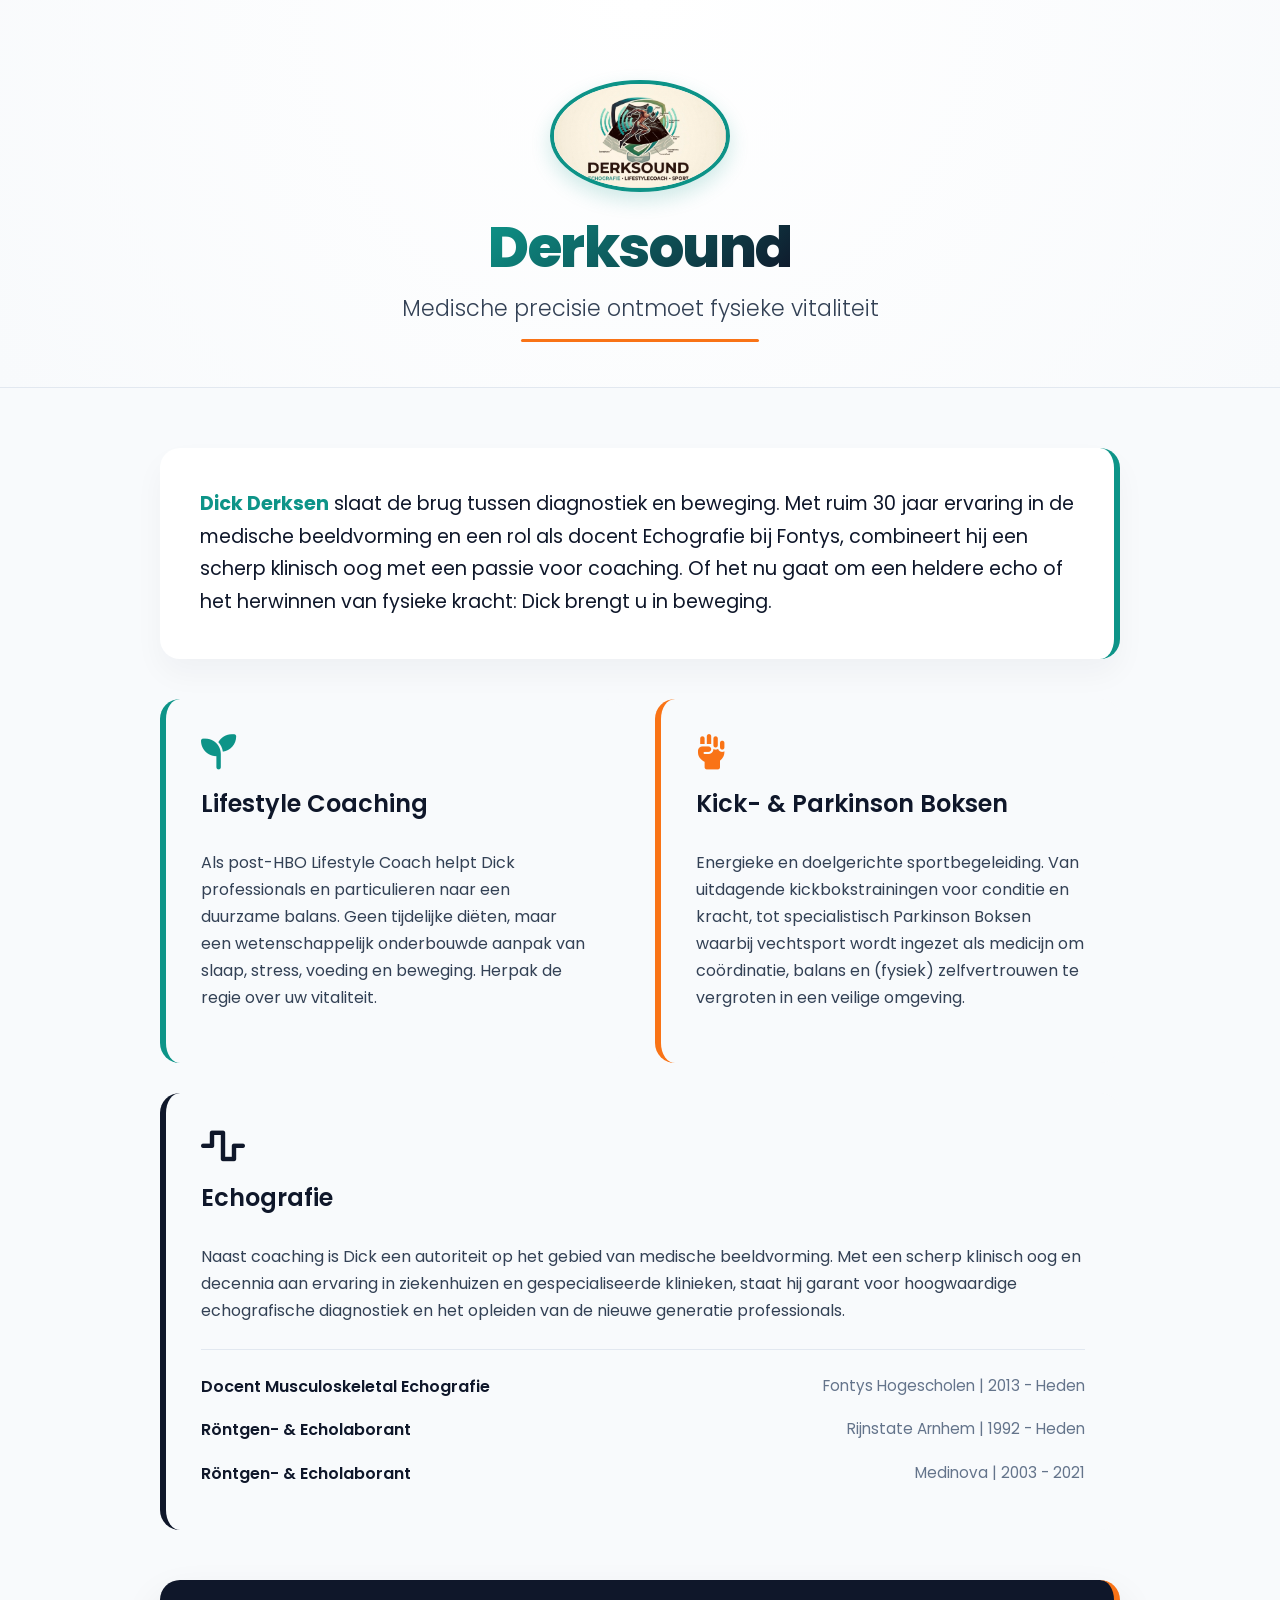
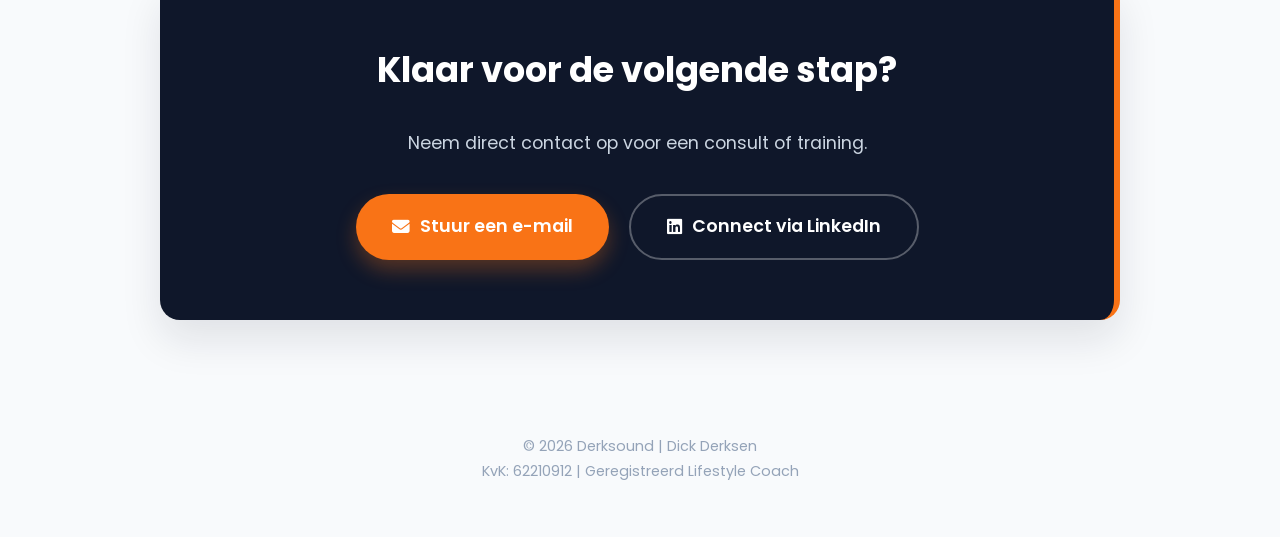
<file: index.html>
<!DOCTYPE html>
<html lang="nl">
<head>
    <meta charset="UTF-8">
    <meta name="viewport" content="width=device-width, initial-scale=1.0">
    
    <!-- SEO BASIS -->
    <title>Derksound | Dick Derksen - Echografie & Vitaliteit</title>
    <meta name="description" content="Dick Derksen van Derksound slaat de brug tussen medische diagnostiek (echografie) en fysieke vitaliteit (lifestyle coaching & boksen) in regio Arnhem.">
    <link rel="canonical" href="https://www.derksound.nl/" />

    <!-- OPEN GRAPH (Voor mooi delen op LinkedIn, WhatsApp, etc.) -->
    <meta property="og:title" content="Derksound | Dick Derksen - Echografie & Vitaliteit">
    <meta property="og:description" content="Klinische precisie en fysieke vitaliteit. Lifestyle coaching, echografie en (Parkinson) boksen door Dick Derksen.">
    <meta property="og:type" content="website">
    <meta property="og:url" content="https://www.derksound.nl/">
    <meta property="og:image" content="https://www.derksound.nl/logo.png">

    <!-- STRUCTURED DATA (Schema.org voor Google) -->
    <script type="application/ld+json">
    {
      "@context": "https://schema.org",
      "@type": "HealthAndBeautyBusiness",
      "name": "Derksound",
      "image": "https://www.derksound.nl/logo.png",
      "url": "https://www.derksound.nl",
      "address": {
        "@type": "PostalAddress",
        "addressLocality": "Arnhem",
        "addressRegion": "Gelderland",
        "addressCountry": "NL"
      },
      "founder": {
        "@type": "Person",
        "name": "Dick Derksen",
        "jobTitle": "Echolaborant & Lifestyle Coach",
        "sameAs": [
          "https://www.linkedin.com/in/dick-derksen-19b59875/"
        ]
      },
      "description": "Medische precisie ontmoet fysieke vitaliteit. Derksound biedt echografie, lifestyle coaching en (Parkinson) boksen aan."
    }
    </script>

    <!-- Google Fonts: Poppins voor een moderne, geometrische look -->
    <link href="https://fonts.googleapis.com/css2?family=Poppins:wght@300;400;600;800&display=swap" rel="stylesheet">
    
    <!-- FontAwesome Iconen Bibliotheek -->
    <link rel="stylesheet" href="https://cdnjs.cloudflare.com/ajax/libs/font-awesome/6.4.0/css/all.min.css">
    
    <style>
        :root {
            /* Modern, energiek kleurenpalet */
            --dark-slate: #0f172a;       
            --teal: #0d9488;             
            --orange: #f97316;           
            --text-color: #334155;
            --bg-color: #f8fafc;
            --card-bg: #ffffff;
        }

        * { box-sizing: border-box; }

        body { 
            font-family: 'Poppins', sans-serif; 
            line-height: 1.7; 
            color: var(--text-color); 
            background-color: var(--bg-color);
            margin: 0; 
            padding: 0; 
        }

        .container { 
            max-width: 1000px; 
            margin: 0 auto; 
            padding: 0 20px;
        }

        /* --- MODERNE HERO HEADER --- */
        .hero {
            display: flex;
            flex-direction: column;
            align-items: center;
            text-align: center;
            padding: 80px 20px 60px;
            background: radial-gradient(circle at top, #ffffff 0%, var(--bg-color) 100%);
            border-bottom: 1px solid #e2e8f0;
        }

        /* Aangepast logo: Rond, betere kleuren en transparantie-truc */
        .logo-img {
            max-width: 180px;
            height: auto;
            margin-bottom: 25px;
            border-radius: 50%; 
            border: 4px solid var(--teal);
            box-shadow: 0 8px 20px rgba(13, 148, 136, 0.2);
            animation: float 6s ease-in-out infinite;
            mix-blend-mode: multiply; /* Zorgt dat een eventuele witte achtergrond wegvalt */
        }

        /* Gradient tekst voor de titel */
        h1 { 
            font-weight: 800; 
            font-size: 3.5rem; 
            margin: 0 0 10px 0; 
            line-height: 1.1;
            background: linear-gradient(135deg, var(--teal) 0%, var(--dark-slate) 100%);
            -webkit-background-clip: text;
            -webkit-text-fill-color: transparent;
            letter-spacing: -1.5px;
        }

        .tagline { 
            font-size: 1.4rem; 
            color: var(--text-color); 
            font-weight: 300; 
            margin: 0;
            position: relative;
            display: inline-block;
        }
        
        .tagline::after {
            content: '';
            position: absolute;
            width: 50%;
            height: 3px;
            background: var(--orange);
            bottom: -15px;
            left: 25%;
            border-radius: 5px;
        }

        /* --- MAIN CONTENT --- */
        main { padding: 60px 0; }

        /* --- INTRO BOX (Rechter rand) --- */
        .intro-box {
            background: var(--card-bg);
            border-radius: 20px;
            padding: 40px;
            box-shadow: 0 15px 30px rgba(15, 23, 42, 0.04);
            margin-bottom: 40px;
            border-right: 6px solid var(--teal);
            transition: transform 0.3s ease;
        }

        .intro-box:hover { transform: translateY(-5px); box-shadow: 0 20px 40px rgba(15, 23, 42, 0.08); }

        .intro-box p {
            font-size: 1.2rem;
            color: var(--dark-slate);
            font-weight: 400;
            margin: 0;
        }
        .intro-box strong { color: var(--teal); }

        /* --- DIENSTEN GRID (Linker rand) --- */
        .services-grid {
            display: grid;
            grid-template-columns: 1fr 1fr;
            gap: 30px;
            margin-bottom: 50px;
        }

        .service-box {
            background: var(--bg-color);
            padding: 35px;
            border-radius: 20px;
            border-left: 6px solid var(--teal);
            transition: all 0.3s ease;
        }
        
        .service-box.orange-border { border-left-color: var(--orange); }
        .service-box.slate-border { border-left-color: var(--dark-slate); }
        
        .service-box:hover { transform: translateY(-8px); box-shadow: 0 15px 30px rgba(0,0,0,0.08); }
        
        /* Iconen Styling */
        .service-icon {
            font-size: 2.2rem;
            color: var(--teal);
            margin-bottom: 15px;
            display: inline-block;
            transition: transform 0.3s ease;
        }
        
        .service-box:hover .service-icon { transform: scale(1.15); }
        .service-box.orange-border .service-icon { color: var(--orange); }
        .service-box.slate-border .service-icon { color: var(--dark-slate); }

        .service-box h3 { font-size: 1.5rem; margin-top: 0; color: var(--dark-slate); font-weight: 600; }

        /* Zorgt dat het Echografie blok twee kolommen inneemt */
        .full-width { grid-column: 1 / -1; }

        /* Styling voor de werkervaringen binnen het Echografie blok */
        .experience-list {
            margin-top: 25px;
            border-top: 1px solid #e2e8f0;
            padding-top: 15px;
        }
        .experience-item { 
            display: flex; 
            justify-content: space-between; 
            padding: 8px 0; 
        }
        .experience-item strong { color: var(--dark-slate); font-weight: 600;}
        .experience-item span { color: #64748b; font-size: 0.95rem; }

        /* --- CONTACT BOX (Gekleurde achtergrond, rechter rand) --- */
        .contact-box {
            text-align: center;
            background: var(--dark-slate);
            color: white;
            padding: 60px 40px;
            border-radius: 20px;
            border-right: 6px solid var(--orange);
            box-shadow: 0 20px 40px rgba(15, 23, 42, 0.1);
            transition: transform 0.3s ease;
        }
        
        .contact-box:hover { transform: translateY(-5px); box-shadow: 0 25px 50px rgba(15, 23, 42, 0.2); }
        .contact-box h2 { color: white; font-size: 2.2rem; margin-top: 0; }
        .contact-box p { font-size: 1.1rem; color: #cbd5e1; margin-bottom: 0; }
        
        .btn-group { display: flex; justify-content: center; gap: 20px; margin-top: 35px; flex-wrap: wrap; }
        
        .btn {
            display: flex;
            align-items: center;
            justify-content: center;
            gap: 10px;
            padding: 16px 36px;
            border-radius: 50px;
            text-decoration: none;
            font-weight: 600;
            font-size: 1.1rem;
            transition: all 0.3s cubic-bezier(0.4, 0, 0.2, 1);
        }
        
        .btn-primary { 
            background: var(--orange); 
            color: white; 
            box-shadow: 0 10px 20px rgba(249, 115, 22, 0.3);
        }
        .btn-primary:hover { background: #ea580c; transform: translateY(-3px); }
        
        .btn-outline { 
            border: 2px solid rgba(255,255,255,0.3); 
            color: white; 
        }
        .btn-outline:hover { border-color: white; transform: translateY(-3px); }

        footer { text-align: center; padding: 40px; font-size: 0.9rem; color: #94a3b8; }

        /* Animaties */
        @keyframes float {
            0% { transform: translateY(0px); }
            50% { transform: translateY(-10px); }
            100% { transform: translateY(0px); }
        }

        /* Responsiviteit */
        @media (max-width: 768px) {
            h1 { font-size: 2.5rem; }
            .tagline { font-size: 1.1rem; }
            .services-grid { grid-template-columns: 1fr; }
            .full-width { grid-column: span 1; }
            .experience-item { flex-direction: column; gap: 2px; }
            .btn-group { flex-direction: column; }
            .btn { width: 100%; text-align: center; }
        }
    </style>
</head>
<body>

    <!-- HERO HEADER -->
    <header class="hero">
        <img src="logo.png" alt="Derksound Logo - Dick Derksen Echografie en Lifestyle Coaching" class="logo-img">
        <h1>Derksound</h1>
        <p class="tagline">Medische precisie ontmoet fysieke vitaliteit</p>
    </header>

    <div class="container">
        <main>
            <!-- OVER MIJ (Rechter rand) -->
            <section class="intro-box">
                <p><strong>Dick Derksen</strong> slaat de brug tussen diagnostiek en beweging. Met ruim 30 jaar ervaring in de medische beeldvorming en een rol als docent Echografie bij Fontys, combineert hij een scherp klinisch oog met een passie voor coaching. Of het nu gaat om een heldere echo of het herwinnen van fysieke kracht: Dick brengt u in beweging.</p>
            </section>

            <!-- DIENSTEN GRID (Linker rand) -->
            <div class="services-grid">
                
                <div class="service-box">
                    <i class="fa-solid fa-seedling service-icon"></i>
                    <h3>Lifestyle Coaching</h3>
                    <p>Als post-HBO Lifestyle Coach helpt Dick professionals en particulieren naar een duurzame balans. Geen tijdelijke diëten, maar een wetenschappelijk onderbouwde aanpak van slaap, stress, voeding en beweging. Herpak de regie over uw vitaliteit.</p>
                </div>
                
                <div class="service-box orange-border">
                    <i class="fa-solid fa-hand-fist service-icon"></i>
                    <h3>Kick- & Parkinson Boksen</h3>
                    <p>Energieke en doelgerichte sportbegeleiding. Van uitdagende kickbokstrainingen voor conditie en kracht, tot specialistisch Parkinson Boksen waarbij vechtsport wordt ingezet als medicijn om coördinatie, balans en (fysiek) zelfvertrouwen te vergroten in een veilige omgeving.</p>
                </div>

                <!-- ECHOGRAFIE (Volle breedte) -->
                <div class="service-box slate-border full-width">
                    <i class="fa-solid fa-wave-square service-icon"></i>
                    <h3>Echografie</h3>
                    <p>Naast coaching is Dick een autoriteit op het gebied van medische beeldvorming. Met een scherp klinisch oog en decennia aan ervaring in ziekenhuizen en gespecialiseerde klinieken, staat hij garant voor hoogwaardige echografische diagnostiek en het opleiden van de nieuwe generatie professionals.</p>
                    
                    <div class="experience-list">
                        <div class="experience-item">
                            <strong>Docent Musculoskeletal Echografie</strong>
                            <span>Fontys Hogescholen | 2013 - Heden</span>
                        </div>
                        <div class="experience-item">
                            <strong>Röntgen- & Echolaborant</strong>
                            <span>Rijnstate Arnhem | 1992 - Heden</span>
                        </div>
                        <div class="experience-item">
                            <strong>Röntgen- & Echolaborant</strong>
                            <span>Medinova | 2003 - 2021</span>
                        </div>
                    </div>
                </div>

            </div>

            <!-- CONTACT CTA (Gekleurde achtergrond, Rechter rand) -->
            <section class="contact-box">
                <h2>Klaar voor de volgende stap?</h2>
                <p>Neem direct contact op voor een consult of training.</p>
                <div class="btn-group">
                    <a href="mailto:info@derksound.nl" class="btn btn-primary">
                        <i class="fa-solid fa-envelope"></i> Stuur een e-mail
                    </a>
                    <a href="https://www.linkedin.com/in/dick-derksen-19b59875/" target="_blank" class="btn btn-outline">
                        <i class="fa-brands fa-linkedin"></i> Connect via LinkedIn
                    </a>
                </div>
            </section>
        </main>

        <footer>
            <p>&copy; 2026 Derksound | Dick Derksen<br>
            KvK: 62210912 | Geregistreerd Lifestyle Coach</p>
        </footer>
    </div>

</body>
</html>
</file>
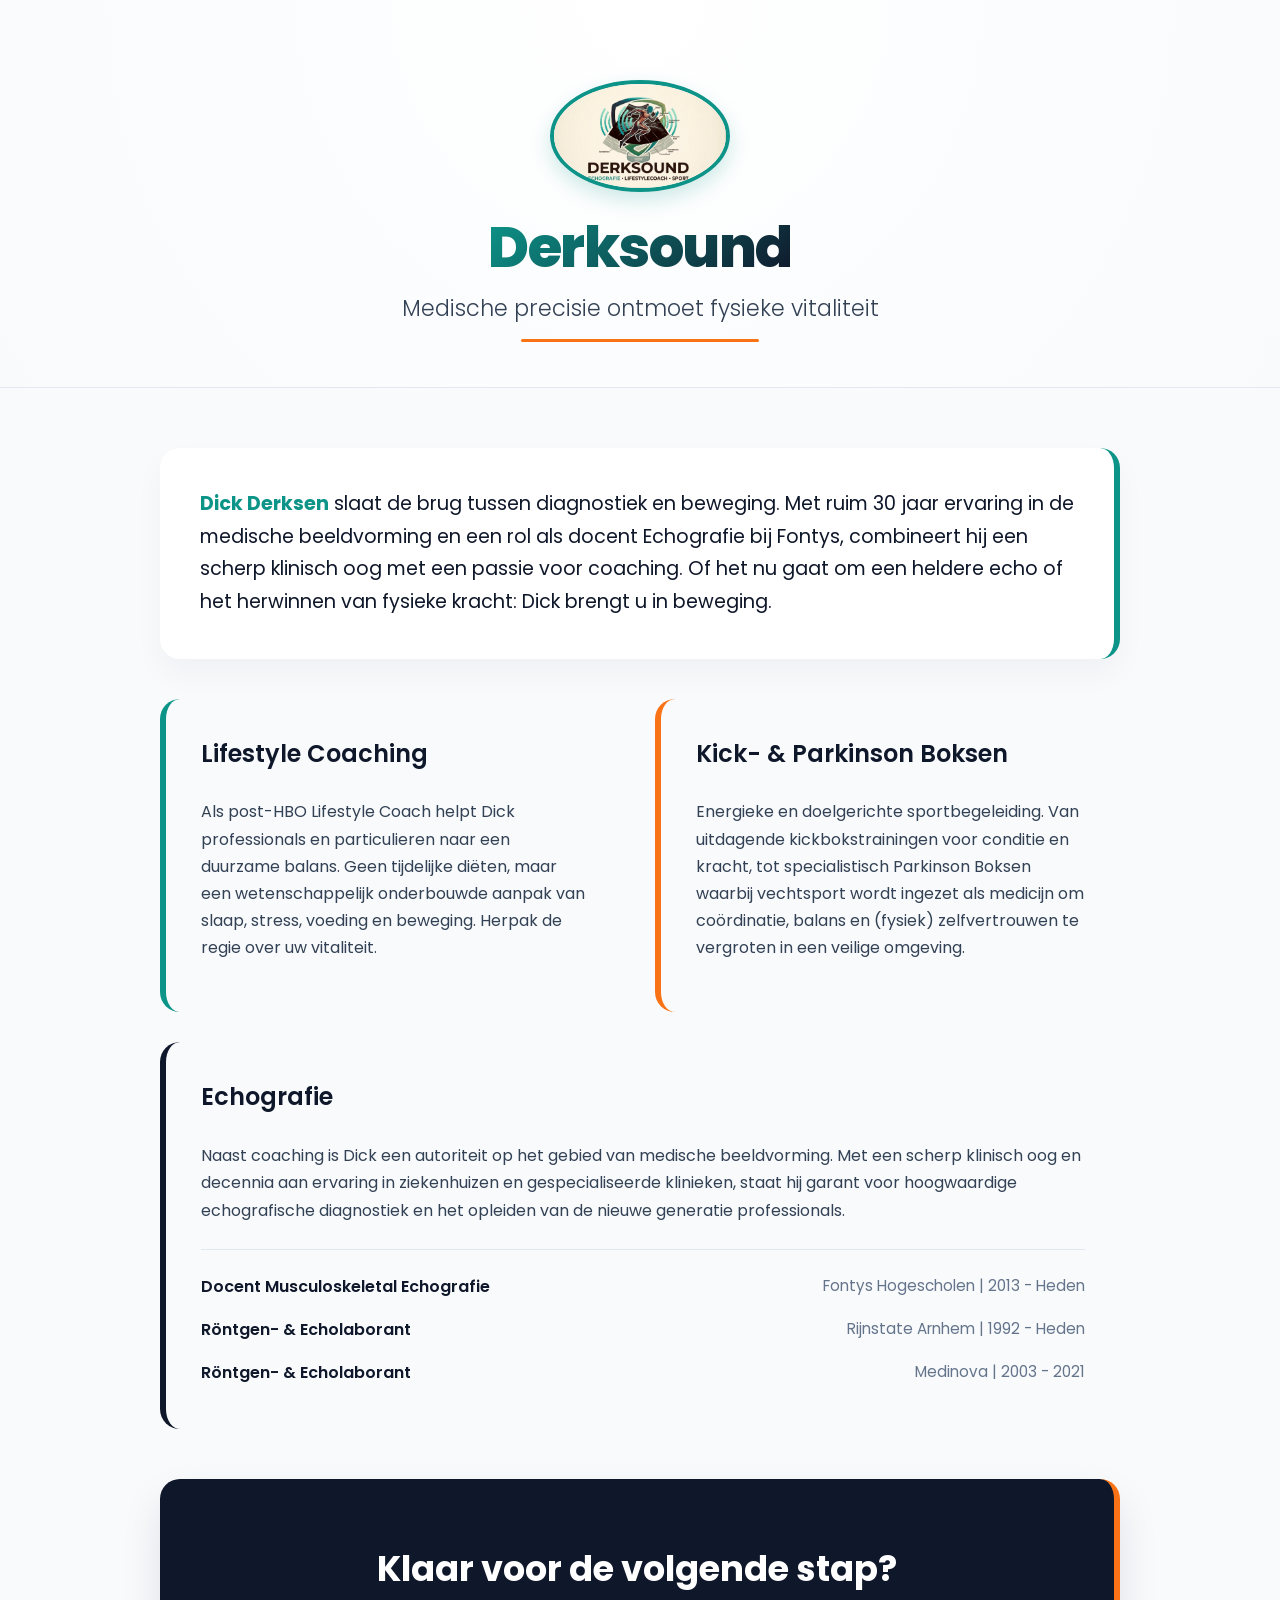
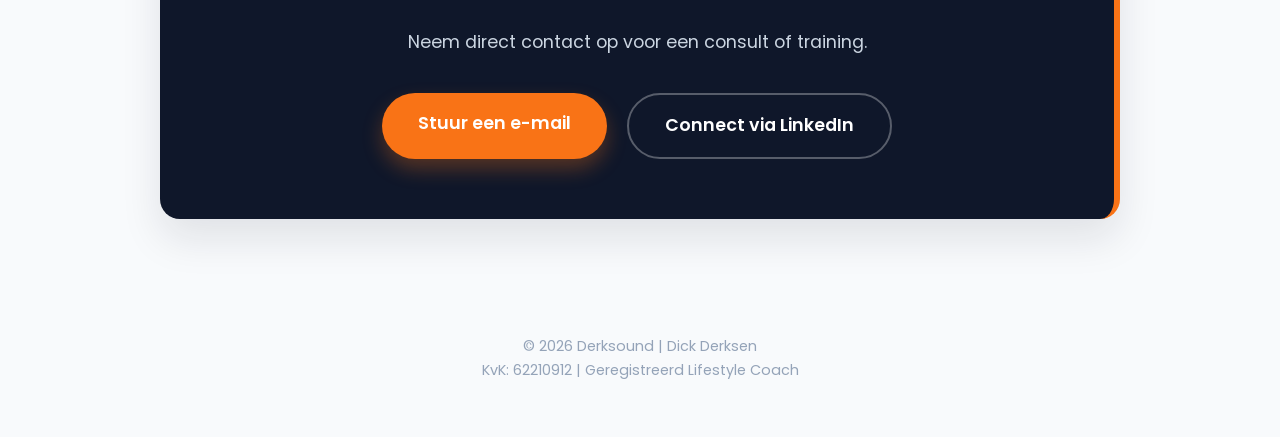
<file: concept.html>
<!DOCTYPE html>
<html lang="nl">
<head>
    <meta charset="UTF-8">
    <meta name="viewport" content="width=device-width, initial-scale=1.0">
    
    <!-- SEO BASIS -->
    <title>Derksound | Dick Derksen - Echografie & Vitaliteit</title>
    <meta name="description" content="Dick Derksen van Derksound slaat de brug tussen medische diagnostiek (echografie) en fysieke vitaliteit (lifestyle coaching & boksen) in regio Arnhem.">
    <link rel="canonical" href="https://www.derksound.nl/" />

    <!-- OPEN GRAPH (Voor mooi delen op LinkedIn, WhatsApp, etc.) -->
    <meta property="og:title" content="Derksound | Dick Derksen - Echografie & Vitaliteit">
    <meta property="og:description" content="Klinische precisie en fysieke vitaliteit. Lifestyle coaching, echografie en (Parkinson) boksen door Dick Derksen.">
    <meta property="og:type" content="website">
    <meta property="og:url" content="https://www.derksound.nl/">
    <meta property="og:image" content="https://www.derksound.nl/logo.png">

    <!-- STRUCTURED DATA (Schema.org voor Google) -->
    <script type="application/ld+json">
    {
      "@context": "https://schema.org",
      "@type": "HealthAndBeautyBusiness",
      "name": "Derksound",
      "image": "https://www.derksound.nl/logo.png",
      "url": "https://www.derksound.nl",
      "address": {
        "@type": "PostalAddress",
        "addressLocality": "Arnhem",
        "addressRegion": "Gelderland",
        "addressCountry": "NL"
      },
      "founder": {
        "@type": "Person",
        "name": "Dick Derksen",
        "jobTitle": "Echolaborant & Lifestyle Coach",
        "sameAs": [
          "https://www.linkedin.com/in/dick-derksen-19b59875/"
        ]
      },
      "description": "Medische precisie ontmoet fysieke vitaliteit. Derksound biedt echografie, lifestyle coaching en (Parkinson) boksen aan."
    }
    </script>

    <!-- Google Fonts: Poppins voor een moderne, geometrische look -->
    <link href="https://fonts.googleapis.com/css2?family=Poppins:wght@300;400;600;800&display=swap" rel="stylesheet">
    
    <style>
        :root {
            /* Modern, energiek kleurenpalet */
            --dark-slate: #0f172a;       
            --teal: #0d9488;             
            --orange: #f97316;           
            --text-color: #334155;
            --bg-color: #f8fafc;
            --card-bg: #ffffff;
        }

        * { box-sizing: border-box; }

        body { 
            font-family: 'Poppins', sans-serif; 
            line-height: 1.7; 
            color: var(--text-color); 
            background-color: var(--bg-color);
            margin: 0; 
            padding: 0; 
        }

        .container { 
            max-width: 1000px; 
            margin: 0 auto; 
            padding: 0 20px;
        }

        /* --- MODERNE HERO HEADER --- */
        .hero {
            display: flex;
            flex-direction: column;
            align-items: center;
            text-align: center;
            padding: 80px 20px 60px;
            background: radial-gradient(circle at top, #ffffff 0%, var(--bg-color) 100%);
            border-bottom: 1px solid #e2e8f0;
        }

        /* Aangepast logo: Rond, betere kleuren en transparantie-truc */
        .logo-img {
            max-width: 180px;
            height: auto;
            margin-bottom: 25px;
            border-radius: 50%; 
            border: 4px solid var(--teal);
            box-shadow: 0 8px 20px rgba(13, 148, 136, 0.2);
            animation: float 6s ease-in-out infinite;
            mix-blend-mode: multiply; /* Zorgt dat een eventuele witte achtergrond wegvalt */
        }

        /* Gradient tekst voor de titel */
        h1 { 
            font-weight: 800; 
            font-size: 3.5rem; 
            margin: 0 0 10px 0; 
            line-height: 1.1;
            background: linear-gradient(135deg, var(--teal) 0%, var(--dark-slate) 100%);
            -webkit-background-clip: text;
            -webkit-text-fill-color: transparent;
            letter-spacing: -1.5px;
        }

        .tagline { 
            font-size: 1.4rem; 
            color: var(--text-color); 
            font-weight: 300; 
            margin: 0;
            position: relative;
            display: inline-block;
        }
        
        .tagline::after {
            content: '';
            position: absolute;
            width: 50%;
            height: 3px;
            background: var(--orange);
            bottom: -15px;
            left: 25%;
            border-radius: 5px;
        }

        /* --- MAIN CONTENT --- */
        main { padding: 60px 0; }

        /* --- INTRO BOX (Rechter rand) --- */
        .intro-box {
            background: var(--card-bg);
            border-radius: 20px;
            padding: 40px;
            box-shadow: 0 15px 30px rgba(15, 23, 42, 0.04);
            margin-bottom: 40px;
            border-right: 6px solid var(--teal);
            transition: transform 0.3s ease;
        }

        .intro-box:hover { transform: translateY(-5px); box-shadow: 0 20px 40px rgba(15, 23, 42, 0.08); }

        .intro-box p {
            font-size: 1.2rem;
            color: var(--dark-slate);
            font-weight: 400;
            margin: 0;
        }
        .intro-box strong { color: var(--teal); }

        /* --- DIENSTEN GRID (Linker rand) --- */
        .services-grid {
            display: grid;
            grid-template-columns: 1fr 1fr;
            gap: 30px;
            margin-bottom: 50px;
        }

        .service-box {
            background: var(--bg-color);
            padding: 35px;
            border-radius: 20px;
            border-left: 6px solid var(--teal);
            transition: all 0.3s ease;
        }
        
        .service-box.orange-border { border-left-color: var(--orange); }
        .service-box.slate-border { border-left-color: var(--dark-slate); }
        
        .service-box:hover { transform: translateY(-8px); box-shadow: 0 15px 30px rgba(0,0,0,0.08); }
        .service-box h3 { font-size: 1.5rem; margin-top: 0; color: var(--dark-slate); font-weight: 600; }

        /* Zorgt dat het Echografie blok twee kolommen inneemt */
        .full-width { grid-column: 1 / -1; }

        /* Styling voor de werkervaringen binnen het Echografie blok */
        .experience-list {
            margin-top: 25px;
            border-top: 1px solid #e2e8f0;
            padding-top: 15px;
        }
        .experience-item { 
            display: flex; 
            justify-content: space-between; 
            padding: 8px 0; 
        }
        .experience-item strong { color: var(--dark-slate); font-weight: 600;}
        .experience-item span { color: #64748b; font-size: 0.95rem; }

        /* --- CONTACT BOX (Gekleurde achtergrond, rechter rand) --- */
        .contact-box {
            text-align: center;
            background: var(--dark-slate);
            color: white;
            padding: 60px 40px;
            border-radius: 20px;
            border-right: 6px solid var(--orange);
            box-shadow: 0 20px 40px rgba(15, 23, 42, 0.1);
            transition: transform 0.3s ease;
        }
        
        .contact-box:hover { transform: translateY(-5px); box-shadow: 0 25px 50px rgba(15, 23, 42, 0.2); }
        .contact-box h2 { color: white; font-size: 2.2rem; margin-top: 0; }
        .contact-box p { font-size: 1.1rem; color: #cbd5e1; margin-bottom: 0; }
        
        .btn-group { display: flex; justify-content: center; gap: 20px; margin-top: 35px; flex-wrap: wrap; }
        
        .btn {
            padding: 16px 36px;
            border-radius: 50px;
            text-decoration: none;
            font-weight: 600;
            font-size: 1.1rem;
            transition: all 0.3s cubic-bezier(0.4, 0, 0.2, 1);
        }
        
        .btn-primary { 
            background: var(--orange); 
            color: white; 
            box-shadow: 0 10px 20px rgba(249, 115, 22, 0.3);
        }
        .btn-primary:hover { background: #ea580c; transform: translateY(-3px); }
        
        .btn-outline { 
            border: 2px solid rgba(255,255,255,0.3); 
            color: white; 
        }
        .btn-outline:hover { border-color: white; transform: translateY(-3px); }

        footer { text-align: center; padding: 40px; font-size: 0.9rem; color: #94a3b8; }

        /* Animaties */
        @keyframes float {
            0% { transform: translateY(0px); }
            50% { transform: translateY(-10px); }
            100% { transform: translateY(0px); }
        }

        /* Responsiviteit */
        @media (max-width: 768px) {
            h1 { font-size: 2.5rem; }
            .tagline { font-size: 1.1rem; }
            .services-grid { grid-template-columns: 1fr; }
            .full-width { grid-column: span 1; }
            .experience-item { flex-direction: column; gap: 2px; }
            .btn-group { flex-direction: column; }
            .btn { width: 100%; text-align: center; }
        }
    </style>
</head>
<body>

    <!-- HERO HEADER -->
    <header class="hero">
        <img src="logo.png" alt="Derksound Logo - Dick Derksen Echografie en Lifestyle Coaching" class="logo-img">
        <h1>Derksound</h1>
        <p class="tagline">Medische precisie ontmoet fysieke vitaliteit</p>
    </header>

    <div class="container">
        <main>
            <!-- OVER MIJ (Rechter rand) -->
            <section class="intro-box">
                <p><strong>Dick Derksen</strong> slaat de brug tussen diagnostiek en beweging. Met ruim 30 jaar ervaring in de medische beeldvorming en een rol als docent Echografie bij Fontys, combineert hij een scherp klinisch oog met een passie voor coaching. Of het nu gaat om een heldere echo of het herwinnen van fysieke kracht: Dick brengt u in beweging.</p>
            </section>

            <!-- DIENSTEN GRID (Linker rand) -->
            <div class="services-grid">
                
                <div class="service-box">
                    <h3>Lifestyle Coaching</h3>
                    <p>Als post-HBO Lifestyle Coach helpt Dick professionals en particulieren naar een duurzame balans. Geen tijdelijke diëten, maar een wetenschappelijk onderbouwde aanpak van slaap, stress, voeding en beweging. Herpak de regie over uw vitaliteit.</p>
                </div>
                
                <div class="service-box orange-border">
                    <h3>Kick- & Parkinson Boksen</h3>
                    <p>Energieke en doelgerichte sportbegeleiding. Van uitdagende kickbokstrainingen voor conditie en kracht, tot specialistisch Parkinson Boksen waarbij vechtsport wordt ingezet als medicijn om coördinatie, balans en (fysiek) zelfvertrouwen te vergroten in een veilige omgeving.</p>
                </div>

                <!-- ECHOGRAFIE (Volle breedte) -->
                <div class="service-box slate-border full-width">
                    <h3>Echografie</h3>
                    <p>Naast coaching is Dick een autoriteit op het gebied van medische beeldvorming. Met een scherp klinisch oog en decennia aan ervaring in ziekenhuizen en gespecialiseerde klinieken, staat hij garant voor hoogwaardige echografische diagnostiek en het opleiden van de nieuwe generatie professionals.</p>
                    
                    <div class="experience-list">
                        <div class="experience-item">
                            <strong>Docent Musculoskeletal Echografie</strong>
                            <span>Fontys Hogescholen | 2013 - Heden</span>
                        </div>
                        <div class="experience-item">
                            <strong>Röntgen- & Echolaborant</strong>
                            <span>Rijnstate Arnhem | 1992 - Heden</span>
                        </div>
                        <div class="experience-item">
                            <strong>Röntgen- & Echolaborant</strong>
                            <span>Medinova | 2003 - 2021</span>
                        </div>
                    </div>
                </div>

            </div>

            <!-- CONTACT CTA (Gekleurde achtergrond, Rechter rand) -->
            <section class="contact-box">
                <h2>Klaar voor de volgende stap?</h2>
                <p>Neem direct contact op voor een consult of training.</p>
                <div class="btn-group">
                    <a href="mailto:info@derksound.nl" class="btn btn-primary">Stuur een e-mail</a>
                    <a href="https://www.linkedin.com/in/dick-derksen-19b59875/" target="_blank" class="btn btn-outline">Connect via LinkedIn</a>
                </div>
            </section>
        </main>

        <footer>
            <p>&copy; 2026 Derksound | Dick Derksen<br>
            KvK: 62210912 | Geregistreerd Lifestyle Coach</p>
        </footer>
    </div>

</body>
</html>
</file>
